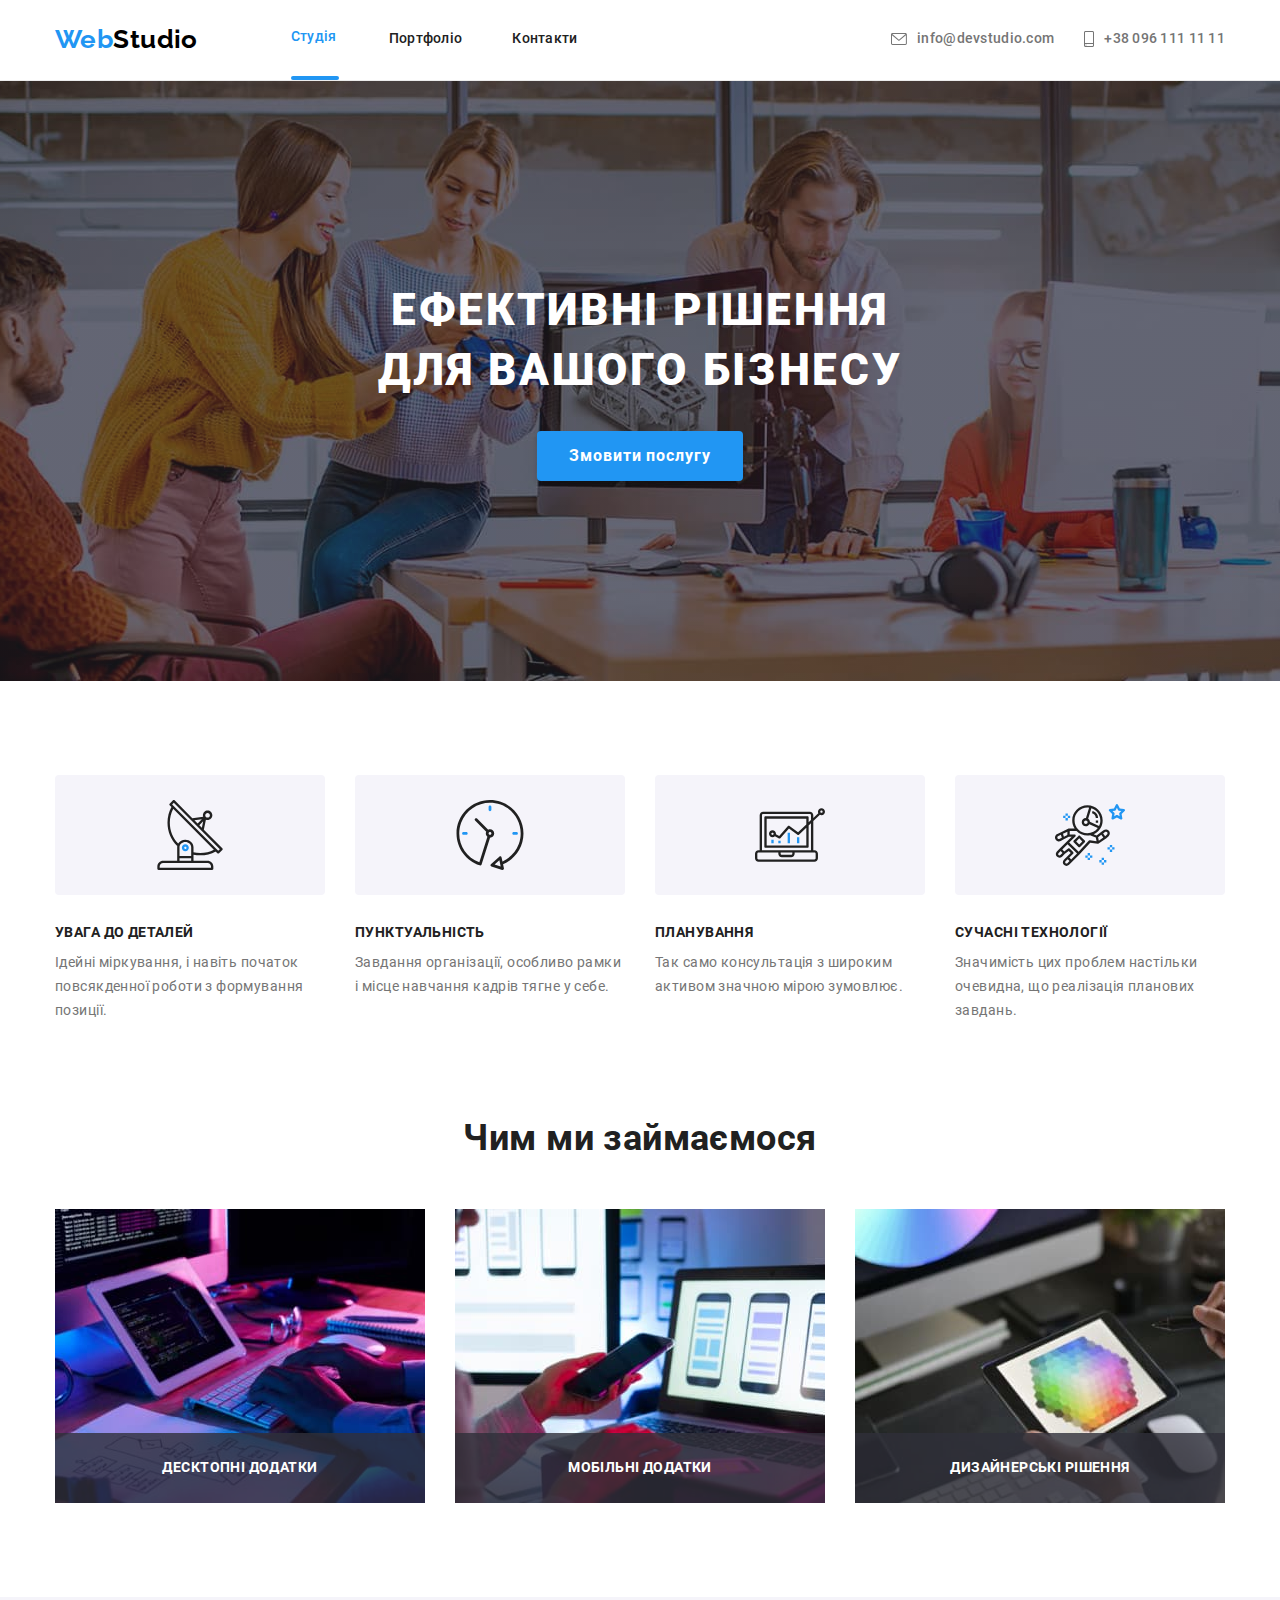
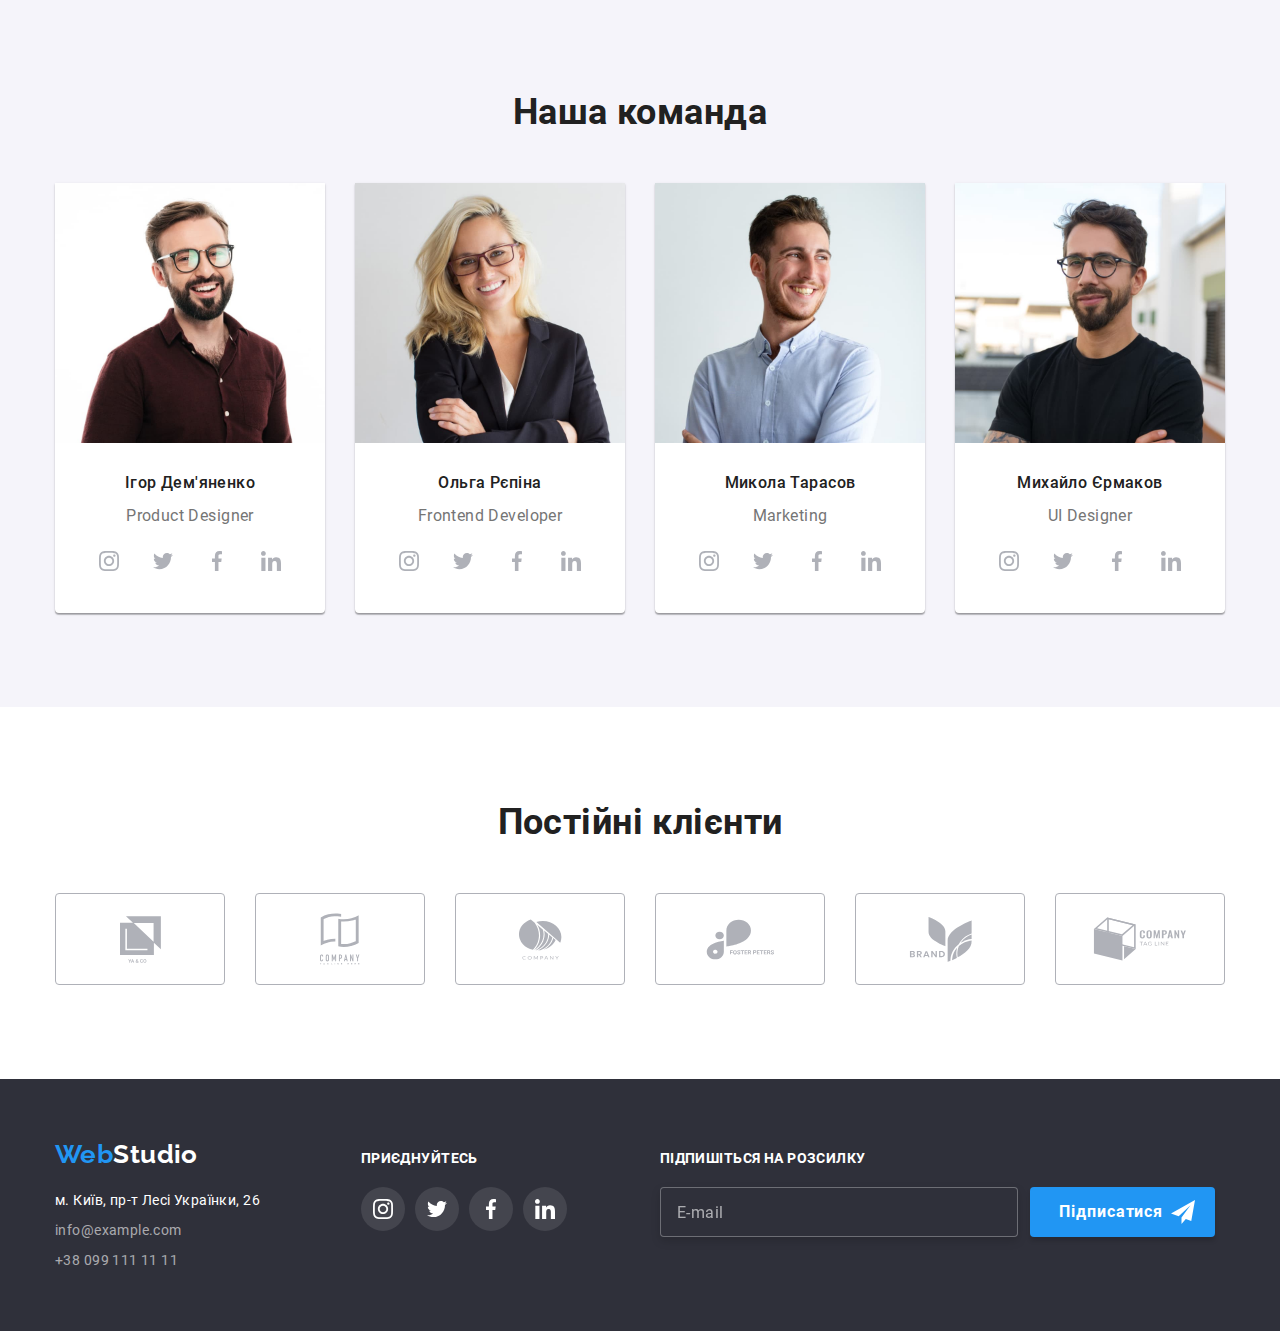
<file: index.html>
<!DOCTYPE html>
<html lang="ua">
  <head>
    <meta charset="UTF-8" />
    <meta http-equiv="X-UA-Compatible" content="IE=edge" />
    <meta name="viewport" content="width=device-width, initial-scale=1.0" />
    <title>Web studio</title>
    <link rel="preconnect" href="https://fonts.gstatic.com" />
    <link
      href="https://fonts.googleapis.com/css2?family=Raleway:wght@700&family=Roboto:wght@400;500;700;900&display=swap"
      rel="stylesheet"
    />
    <link rel="stylesheet" href="./css/main.min.css" />
  </head>
  <body>
    <!-- HEADER SITE -->
    <header class="header">
      <div class="container header__main">
        <nav class="header__nav">
          <a href="./index.html" class="logo"
            ><span class="colorword">Web</span>Studio</a
          >
          <ul class="header__list list">
            <li class="header__item">
              <a href="./index.html" class="link header__link current main"
                >Студія</a
              >
            </li>
            <li class="header__item">
              <a href="./portfolio.html" class="link header__link">Портфоліо</a>
            </li>
            <li class="header__item">
              <a href="#" class="link header__link">Контакти</a>
            </li>
          </ul>
        </nav>
        <ul class="list header__list--contacts">
          <li class="header__item--contacts">
            <a
              href="mailto:info@devstudio.com"
              class="link header__link--contacts"
              ><svg class="header__icons">
                <use href="./images/svg/icons.svg#icon-envelope"></use></svg
              >info@devstudio.com
            </a>
          </li>
          <li class="header__item--contacts">
            <a href="tel:+380961111111" class="link header__link--contacts"
              ><svg class="header__icons header__icons--phone">
                <use href="./images/svg/icons.svg#icon-smartphone"></use>
              </svg>
              +38 096 111 11 11</a
            >
          </li>
        </ul>
      </div>
    </header>
    <main class="main">
      <!-- SECTION HERO -->
      <section class="hero">
        <div class="contanier">
          <h1 class="hero__title">Ефективні рішення<br />для вашого бізнесу</h1>
          <button type="button" class="button__hero button" data-modal-open>
            Змовити послугу
          </button>
        </div>
      </section>
      <!-- SECTION OUR ADVANTAGE -->
      <section class="advantage">
        <div class="container">
          <!-- Этого заголовка не будет видно на странице -->
          <h2 class="visually-hidden">Наші переваги</h2>

          <ul class="list advantage__list">
            <li class="advantage__item">
              <div class="advantage__box">
                <svg class="advantage__picture">
                  <use href="./images/svg/icons.svg#icon-antenna"></use>
                </svg>
              </div>
              <h3 class="advantage__title">УВАГА ДО ДЕТАЛЕЙ</h3>
              <p class="advantage__text">
                Ідейні міркування, і навіть початок повсякденної роботи з
                формування позиції.
              </p>
            </li>
            <li class="advantage__item">
              <div class="advantage__box">
                <svg class="advantage__picture">
                  <use href="./images/svg/icons.svg#icon-clock"></use>
                </svg>
              </div>
              <h3 class="advantage__title">ПУНКТУАЛЬНІСТЬ</h3>
              <p class="advantage__text">
                Завдання організації, особливо рамки і місце навчання кадрів
                тягне у себе.
              </p>
            </li>
            <li class="advantage__item">
              <div class="advantage__box">
                <svg class="advantage__picture">
                  <use href="./images/svg/icons.svg#icon-diagram"></use>
                </svg>
              </div>
              <h3 class="advantage__title">ПЛАНУВАННЯ</h3>
              <p class="advantage__text">
                Так само консультація з широким активом значною мірою зумовлює.
              </p>
            </li>
            <li class="advantage__item">
              <div class="advantage__box">
                <svg class="advantage__picture">
                  <use href="./images/svg/icons.svg#icon-astronaut"></use>
                </svg>
              </div>
              <h3 class="advantage__title">СУЧАСНІ ТЕХНОЛОГІЇ</h3>
              <p class="advantage__text">
                Значимість цих проблем настільки очевидна, що реалізація
                планових завдань.
              </p>
            </li>
          </ul>
        </div>
      </section>
      <!--SECTION OUR WORKS  -->
      <section class="work">
        <div class="container">
          <h2 class="title">Чим ми займаємося</h2>
          <ul class="list work__list">
            <li class="work__item">
              <div class="work__img--wrapper">
                <img
                  class="work__image"
                  src="./images/job/codding.jpg"
                  alt="Праця програміста на лептопі"
                  width="370"
                  height="294"
                />
                <h3 class="work__title">Десктопні додатки</h3>
              </div>
            </li>
            <li class="work__item">
              <div class="work__img--wrapper">
                <img
                  class="work__image"
                  src="./images/job/mobyle.jpg"
                  alt="Розобка мобільного дизайну"
                  width="370"
                  height="294"
                />
                <h3 class="work__title">Мобільні додатки</h3>
              </div>
            </li>
            <li class="work__item">
              <div class="work__img--wrapper">
                <img
                  class="work__image"
                  src="./images/job/rastrjob.jpg"
                  alt="Праця з растровою графікою"
                  width="370"
                  height="294"
                />
                <h3 class="work__title">Дизайнерські рішення</h3>
              </div>
            </li>
          </ul>
        </div>
      </section>
      <!-- SECTION OUR TEAM -->
      <section class="team">
        <div class="container">
          <h2 class="title">Наша команда</h2>
          <ul class="list team__list">
            <li class="team__item">
              <img
                class="team__image"
                src="./images/team/igordemynenko.jpg"
                alt="Фотографія Ігоря Дем'яненко"
                width="270"
                height="260"
              />
              <div class="team__container">
                <h3 class="team__title--name">Ігор Дем'яненко</h3>
                <h4 lang="en" class="team__title--proffesion">
                  Product Designer
                </h4>
                <ul class="list social__list team__social--list">
                  <li class="team__social--item">
                    <a
                      href="#"
                      class="team__social--link social-list_item-link_instagram sotial__link"
                    >
                      <svg class="team__social--icon">
                        <use href="./images/svg/icons.svg#icon-instagram"></use>
                      </svg>
                    </a>
                  </li>
                  <li class="team__social--item">
                    <a
                      href="#"
                      class="team__social--link social-list_item-link_twitter sotial__link"
                    >
                      <svg class="team__social--icon">
                        <use href="./images/svg/icons.svg#icon-twitter"></use>
                      </svg>
                    </a>
                  </li>
                  <li class="team__social--item">
                    <a
                      href="#"
                      class="team__social--link social-list_item-link_facebook sotial__link"
                    >
                      <svg class="team__social--icon">
                        <use href="./images/svg/icons.svg#icon-facebook"></use>
                      </svg>
                    </a>
                  </li>
                  <li class="team__social--item">
                    <a
                      href="#"
                      class="team__social--link social-list_item-link_linkedin sotial__link"
                    >
                      <svg class="team__social--icon">
                        <use href="./images/svg/icons.svg#icon-linkedin"></use>
                      </svg>
                    </a>
                  </li>
                </ul>
              </div>
            </li>
            <li class="team__item">
              <img
                class="team__image"
                src="./images/team/olga.jpg"
                alt="Фотографія Ольги Рєпіної"
                width="270"
                height="260"
              />
              <div class="team__container">
                <h3 class="team__title--name">Ольга Рєпіна</h3>
                <h4 lang="en" class="team__title--proffesion">
                  Frontend Developer
                </h4>
                <ul class="list social__list team__social--list">
                  <li class="team__social--item">
                    <a
                      href="#"
                      class="team__social--link social-list_item-link_instagram sotial__link"
                    >
                      <svg class="team__social--icon">
                        <use href="./images/svg/icons.svg#icon-instagram"></use>
                      </svg>
                    </a>
                  </li>
                  <li class="team__social--item">
                    <a
                      href="#"
                      class="team__social--link social-list_item-link_twitter sotial__link"
                    >
                      <svg class="team__social--icon">
                        <use href="./images/svg/icons.svg#icon-twitter"></use>
                      </svg>
                    </a>
                  </li>
                  <li class="team__social--item">
                    <a
                      href="#"
                      class="team__social--link social-list_item-link_facebook sotial__link"
                    >
                      <svg class="team__social--icon">
                        <use href="./images/svg/icons.svg#icon-facebook"></use>
                      </svg>
                    </a>
                  </li>
                  <li class="team__social--item">
                    <a
                      href="#"
                      class="team__social--link social-list_item-link_linkedin sotial__link"
                    >
                      <svg class="team__social--icon">
                        <use href="./images/svg/icons.svg#icon-linkedin"></use>
                      </svg>
                    </a>
                  </li>
                </ul>
              </div>
            </li>
            <li class="team__item">
              <img
                class="team__image"
                src="./images/team/nikolay.jpg"
                alt="Фотографія Миколи Тарасова"
                width="270"
                height="260"
              />
              <div class="team__container">
                <h3 class="team__title--name">Микола Тарасов</h3>
                <h4 lang="en" class="team__title--proffesion">Marketing</h4>
                <ul class="list social__list team__social--list">
                  <li class="team__social--item">
                    <a
                      href="#"
                      class="team__social--link social-list_item-link_instagram sotial__link"
                    >
                      <svg class="team__social--icon">
                        <use href="./images/svg/icons.svg#icon-instagram"></use>
                      </svg>
                    </a>
                  </li>
                  <li class="team__social--item">
                    <a
                      href="#"
                      class="team__social--link social-list_item-link_twitter sotial__link"
                    >
                      <svg class="team__social--icon">
                        <use href="./images/svg/icons.svg#icon-twitter"></use>
                      </svg>
                    </a>
                  </li>
                  <li class="team__social--item">
                    <a
                      href="#"
                      class="team__social--link social-list_item-link_facebook sotial__link"
                    >
                      <svg class="team__social--icon">
                        <use href="./images/svg/icons.svg#icon-facebook"></use>
                      </svg>
                    </a>
                  </li>
                  <li class="team__social--item">
                    <a
                      href="#"
                      class="team__social--link social-list_item-link_linkedin sotial__link"
                    >
                      <svg class="team__social--icon">
                        <use href="./images/svg/icons.svg#icon-linkedin"></use>
                      </svg>
                    </a>
                  </li>
                </ul>
              </div>
            </li>

            <li class="team__item">
              <img
                class="team__image"
                src="./images/team/ermakov.jpg"
                alt="Фотографія Михайла Єрмакова"
                width="270"
                height="260"
              />
              <div class="team__container">
                <h3 class="team__title--name">Михайло Єрмаков</h3>
                <h4 lang="en" class="team__title--proffesion">UI Designer</h4>
                <ul class="list social__list team__social--list">
                  <li class="team__social--item">
                    <a
                      href="#"
                      class="team__social--link social-list_item-link_instagram sotial__link"
                    >
                      <svg class="team__social--icon">
                        <use href="./images/svg/icons.svg#icon-instagram"></use>
                      </svg>
                    </a>
                  </li>
                  <li class="team__social--item">
                    <a
                      href="#"
                      class="team__social--link social-list_item-link_twitter sotial__link"
                    >
                      <svg class="team__social--icon">
                        <use href="./images/svg/icons.svg#icon-twitter"></use>
                      </svg>
                    </a>
                  </li>
                  <li class="team__social--item">
                    <a
                      href="#"
                      class="team__social--link social-list_item-link_facebook sotial__link"
                    >
                      <svg class="team__social--icon">
                        <use href="./images/svg/icons.svg#icon-facebook"></use>
                      </svg>
                    </a>
                  </li>
                  <li class="team__social--item">
                    <a
                      href="#"
                      class="team__social--link social-list_item-link_linkedin sotial__link"
                    >
                      <svg class="team__social--icon">
                        <use href="./images/svg/icons.svg#icon-linkedin"></use>
                      </svg>
                    </a>
                  </li>
                </ul>
              </div>
            </li>
          </ul>
        </div>
      </section>
      <section class="clients">
        <div class="container">
          <h2 class="title">Постійні клієнти</h2>
          <ul class="list clients__list">
            <li class="clients__item">
              <a href="#" class="clients__link link">
                <svg class="clients__picture" width="41" height="47">
                  <use href="./images/svg/icons.svg#icon-groupya"></use>
                </svg>
              </a>
            </li>
            <li class="clients__item">
              <a href="#" class="clients__link link">
                <svg class="clients__picture" width="40" height="52">
                  <use href="./images/svg/icons.svg#icon-grouptagline"></use>
                </svg>
              </a>
            </li>
            <li class="clients__item">
              <a href="#" class="clients__link link">
                <svg class="clients__picture" width="44" height="41">
                  <use href="./images/svg/icons.svg#icon-groupcompany"></use>
                </svg>
              </a>
            </li>
            <li class="clients__item">
              <a href="#" class="clients__link link">
                <svg class="clients__picture" width="85" height="41">
                  <use href="./images/svg/icons.svg#icon-groupforster"></use>
                </svg>
              </a>
            </li>
            <li class="clients__item">
              <a href="#" class="clients__link link">
                <svg class="clients__picture" width="63" height="45">
                  <use href="./images/svg/icons.svg#icon-groupbrand"></use>
                </svg>
              </a>
            </li>
            <li class="clients__item">
              <a href="#" class="clients__link link">
                <svg class="clients__picture" width="94" height="44">
                  <use href="./images/svg/icons.svg#icon-grouplast"></use>
                </svg>
              </a>
            </li>
          </ul>
        </div>
      </section>
    </main>
    <!-- FOOTER SITE -->
    <footer class="footer">
      <div class="container">
        <div class="footer__main">
          <div class="footer__one">
            <a href="./index.html" class="logo footer__logo--link"
              ><span class="colorword">Web</span>Studio</a
            >
            <address class="address">
              <a
                href="https://goo.gl/maps/ewhGJowBUqxuKJnX8"
                target="_blank"
                rel="noopener noreferrer"
                class="link footer__link"
              >
                м. Київ, пр-т Лесі Українки, 26
              </a>

              <ul class="list footer__list">
                <li class="footer__item">
                  <a href="mailto:info@example.com" class="link footer__link"
                    >info@example.com</a
                  >
                </li>
                <li class="footer__item">
                  <a href="tel:+380991111111" class="link footer__link"
                    >+38 099 111 11 11</a
                  >
                </li>
              </ul>
            </address>
          </div>
          <div class="footer__second">
            <strong class="footer__strong">приєднуйтесь</strong>
            <ul class="list footer__social--list social__list">
              <li class="footer__social--item">
                <a
                  href="#"
                  class="footer__social--link team__social--link_instagram sotial__link"
                >
                  <svg class="footer__social--icon">
                    <use href="./images/svg/icons.svg#icon-instagram"></use>
                  </svg>
                </a>
              </li>
              <li class="footer__social--item">
                <a
                  href="#"
                  class="footer__social--link social-list_item-link_twitter sotial__link"
                >
                  <svg class="footer__social--icon">
                    <use href="./images/svg/icons.svg#icon-twitter"></use>
                  </svg>
                </a>
              </li>
              <li class="footer__social--item">
                <a
                  href="#"
                  class="footer__social--link social-list_item-link_facebook sotial__link"
                >
                  <svg class="footer__social--icon">
                    <use href="./images/svg/icons.svg#icon-facebook"></use>
                  </svg>
                </a>
              </li>
              <li class="footer__social--item">
                <a
                  href="#"
                  class="footer__social--link social-list_item-link_linkedin sotial__link"
                >
                  <svg class="footer__social--icon">
                    <use href="./images/svg/icons.svg#icon-linkedin"></use>
                  </svg>
                </a>
              </li>
            </ul>
          </div>
          <div class="footer__third">
            <strong class="footer__strong">Підпишіться на розсилку</strong>
            <form class="footer__form">
              <label>
                <input
                  class="footer__input--email"
                  type="email"
                  name="email"
                  placeholder="E-mail"
                  required
                />
              </label>
              <button type="submit" class="footer-btn button">
                Підписатися
                <svg class="footer__btn--icon" width="24" height="24">
                  <use href="./images/svg/icons.svg#icon-telegram"></use>
                </svg>
              </button>
            </form>
          </div>
        </div>
      </div>
    </footer>
    <!-- Modal window -->
    <div class="backdrop is-hidden" data-modal>
      <div class="modal">
        <button class="modal__btn--close" type="button" data-modal-close>
          <svg class="modal__btn--img" width="11" height="11">
            <use href="./images/svg/icons.svg#icon-close"></use>
          </svg>
        </button>
        <form action="#" class="form">
          <b class="form__head">Залиште свої дані, ми вам передзвонимо</b>
          <label class="form__label"
            >Ім'я
            <span class="form__input--wrapper">
              <input
                class="form__input"
                type="text"
                name="user-name"
                minlength="5"
                pattern="[a-zA-Zа-яёА-ЯЁ]+"
                title="Имя должно содержать символы латиницы и кирилицы"
                required
              />
              <svg class="form__input--img">
                <use href="./images/svg/icons.svg#icon-person"></use>
              </svg>
            </span>
          </label>
          <label class="form__label"
            >Телефон
            <span class="form__input--wrapper">
              <input
                class="form__input"
                type="tel"
                name="user-phone"
                pattern="[0-9]{3}-[0-9]{3}-[0-9]{2}-[0-9]{2}"
                title="095-111-11-11"
                required
              />
              <svg class="form__input--img">
                <use href="./images/svg/icons.svg#icon-phone"></use>
              </svg>
            </span>
          </label>
          <label class="form__label"
            >Пошта
            <span class="form__input--wrapper">
              <input
                class="form__input"
                type="email"
                name="user-email"
                required
              />
              <svg class="form__input--img">
                <use href="./images/svg/icons.svg#icon-email"></use>
              </svg>
            </span>
          </label>
          <label class="form__label"
            >Коментар
            <textarea
              class="form__message"
              name="user-message"
              placeholder="Введите текст"
            ></textarea>
          </label>
          <input
            type="checkbox"
            class="form__checkbox visually-hidden"
            name="user-accept"
            id="accept-policy"
          />
          <label class="form__checkbox--label" for="accept-policy"
            >Погоджуюся з розсилкою та приймаю&nbsp;<a
              href="#"
              class="form__label--link"
              >Умови договору</a
            ></label
          >
          <button class="form__btn--send button" type="submit">
            Відправити
          </button>
        </form>
      </div>
    </div>
    <script src="./js/modal.js"></script>
  </body>
</html>
</file>
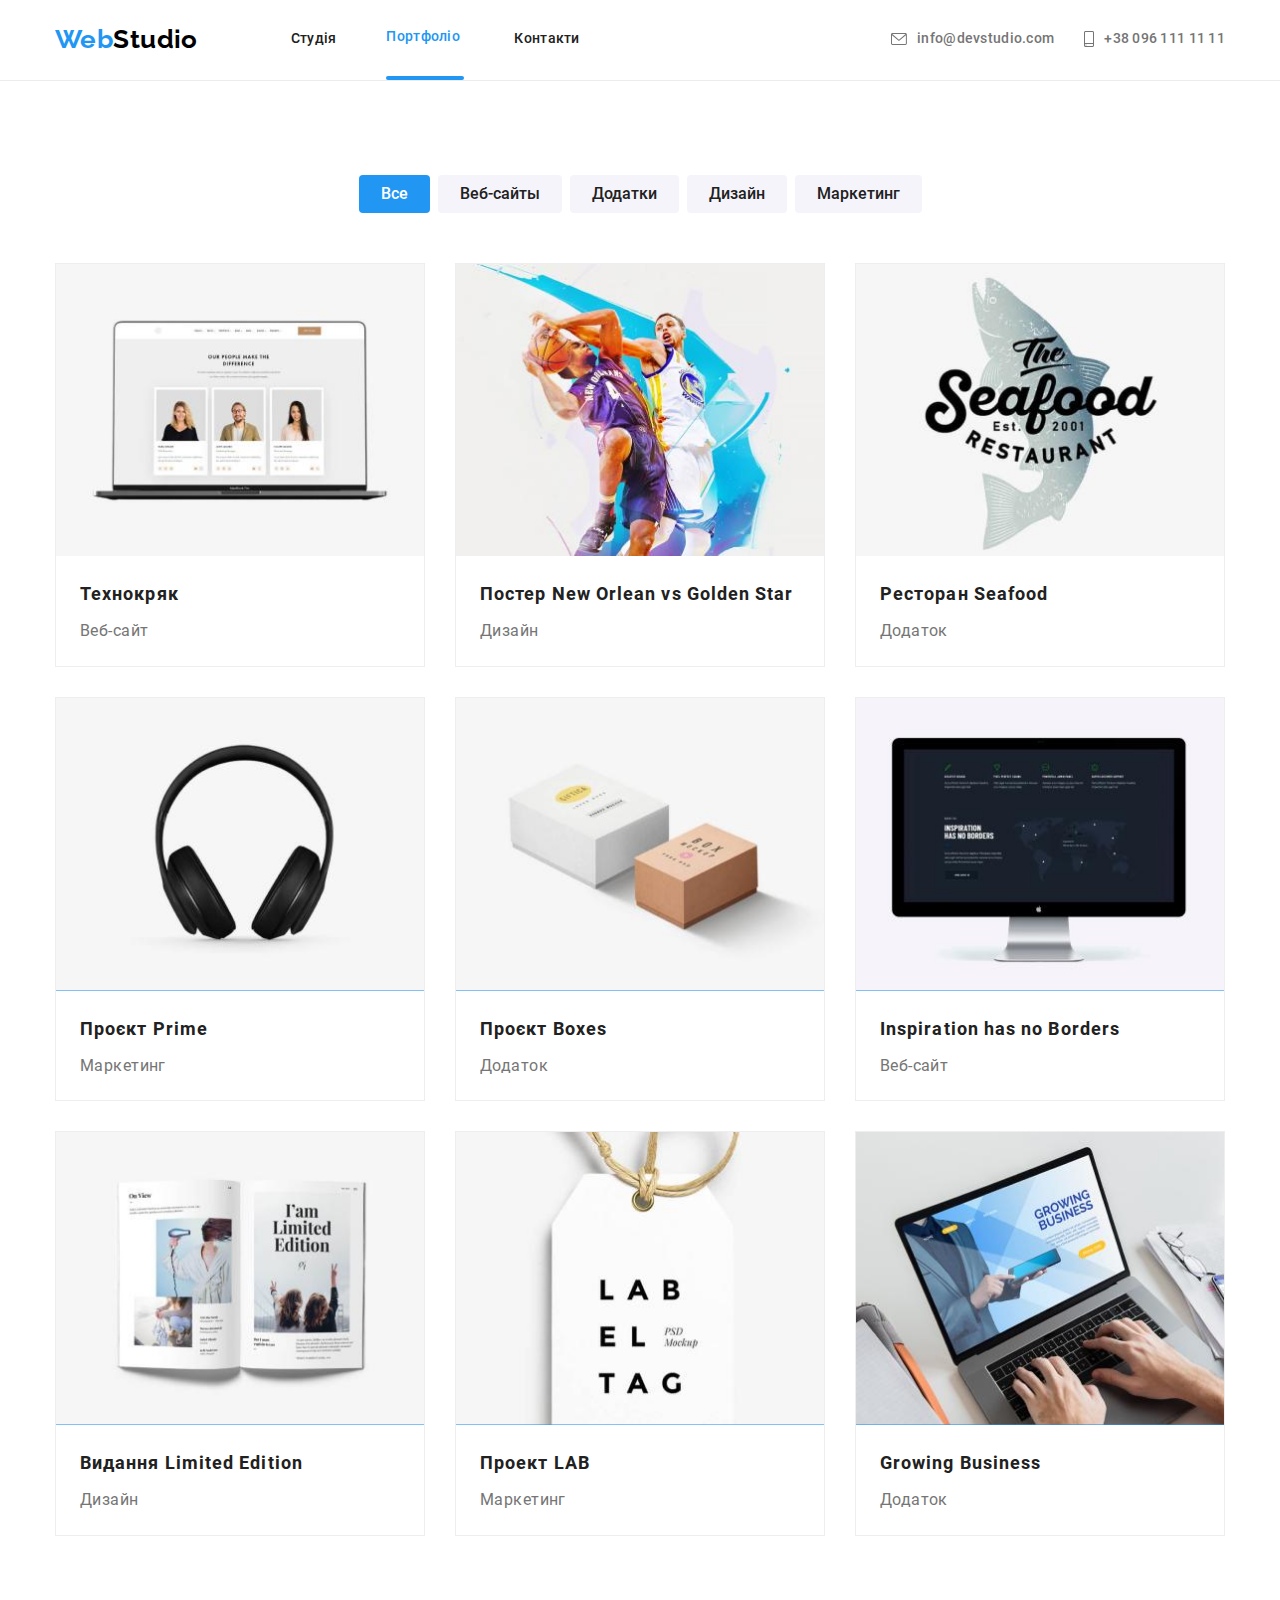
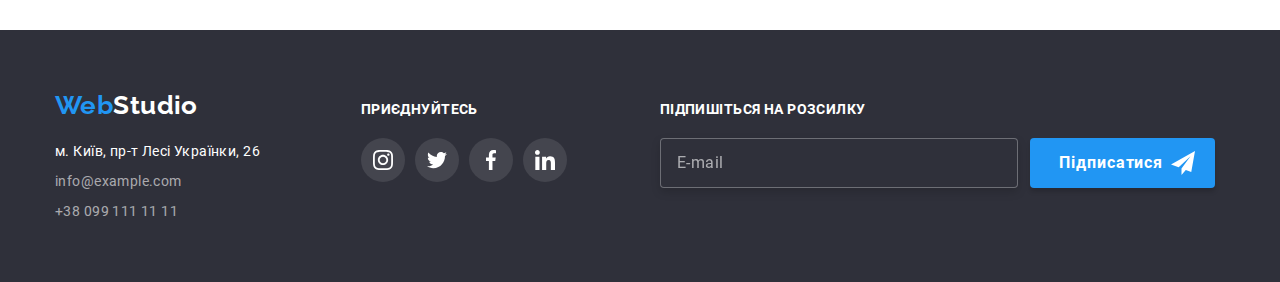
<file: portfolio.html>
<!DOCTYPE html>
<html lang="ua">
  <head>
    <meta charset="UTF-8" />
    <meta http-equiv="X-UA-Compatible" content="IE=edge" />
    <meta name="viewport" content="width=device-width, initial-scale=1.0" />
    <title>Web studio</title>
    <link rel="preconnect" href="https://fonts.gstatic.com" />
    <link
      href="https://fonts.googleapis.com/css2?family=Raleway:wght@700&family=Roboto:wght@400;500;700;900&display=swap"
      rel="stylesheet"
    />
    <link rel="stylesheet" href="./css/main.min.css" />
  </head>
  <body>
    <!-- HEADER SITE -->
    <header class="header">
      <div class="container header__main">
        <nav class="header__nav">
          <a href="./index.html" class="logo"
            ><span class="colorword">Web</span>Studio</a
          >
          <ul class="header__list list">
            <li class="header__item">
              <a href="./index.html" class="link header__link main">Студія</a>
            </li>
            <li class="header__item">
              <a href="./portfolio.html" class="link header__link current"
                >Портфоліо</a
              >
            </li>
            <li class="header__item">
              <a href="#" class="link header__link">Контакти</a>
            </li>
          </ul>
        </nav>
        <ul class="list header__list--contacts">
          <li class="header__item--contacts">
            <a
              href="mailto:info@devstudio.com"
              class="link header__link--contacts"
              ><svg class="header__icons">
                <use href="./images/svg/icons.svg#icon-envelope"></use></svg
              >info@devstudio.com
            </a>
          </li>
          <li class="header__item--contacts">
            <a href="tel:+380961111111" class="link header__link--contacts"
              ><svg class="header__icons header__icons--phone">
                <use href="./images/svg/icons.svg#icon-smartphone"></use>
              </svg>
              +38 096 111 11 11</a
            >
          </li>
        </ul>
      </div>
    </header>
    <main class="portfolio-main">
      <!-- SECTION PORTFOLIO -->
      <section class="portfolio">
        <div class="container">
          <!-- Hidden heading -->
          <h1 class="visually-hidden">Портфоліо</h1>
          <ul class="list portfolio__list--button">
            <li class="portfolio__item--btn">
              <button type="button" class="portfolio__button current">
                Все
              </button>
            </li>
            <li class="portfolio__item--btn">
              <button type="button" class="portfolio__button">Веб-сайты</button>
            </li>
            <li class="portfolio__item--btn">
              <button type="button" class="portfolio__button">Додатки</button>
            </li>
            <li class="portfolio__item--btn">
              <button type="button" class="portfolio__button">Дизайн</button>
            </li>
            <li class="portfolio__item--btn">
              <button type="button" class="portfolio__button">Маркетинг</button>
            </li>
          </ul>
          <!-- Hidden heading -->
          <h2 class="visually-hidden">Наші работи</h2>
          <ul class="list portfolio__list">
            <li class="portfolio__item">
              <a href="#" class="link portfolio__link"
                ><div class="portfolio__wrapper">
                  <img
                    class="portfolio__image"
                    src="./images/example/teamkrak.jpg"
                    alt="Команда Технокряка"
                    width="370"
                    height="290"
                  />
                  <p class="overlay">
                    Ресурс пропонує комплексні пропозиції з різним рівнем
                    функціоналу та сервісів. Все це дозволить відвідувачу
                    отримати вичерпні відомості про компанію чи приватну особу.
                  </p>
                </div>
                <div class="portfolio__container">
                  <h3 class="portfolio__title">Технокряк</h3>
                  <p class="portfolio__text">Веб-сайт</p>
                </div>
              </a>
            </li>
            <li class="portfolio__item">
              <a href="#" class="link portfolio__link"
                ><div class="portfolio__wrapper">
                  <img
                    class="portfolio__image"
                    src="./images/example/basketball.jpg"
                    alt="Грают в баскетбол"
                    width="370"
                    height="290"
                  />
                  <p class="overlay">
                    Ресурс пропонує комплексні пропозиції з різним рівнем
                    функціоналу та сервісів. Все це дозволить відвідувачу
                    отримати вичерпні відомості про компанію чи приватну особу.
                  </p>
                </div>
                <div class="portfolio__container">
                  <h3 class="portfolio__title">
                    Постер New Orlean vs Golden Star
                  </h3>
                  <p class="portfolio__text">Дизайн</p>
                </div>
              </a>
            </li>
            <li class="portfolio__item">
              <a href="#" class="link portfolio__link"
                ><div class="portfolio__wrapper">
                  <img
                    class="portfolio__image"
                    src="./images/example/seafood.jpg"
                    alt="Ресторан морепродуктів"
                    width="370"
                    height="290"
                  />
                  <p class="overlay">
                    Ресурс пропонує комплексні пропозиції з різним рівнем
                    функціоналу та сервісів. Все це дозволить відвідувачу
                    отримати вичерпні відомості про компанію чи приватну особу.
                  </p>
                </div>
                <div class="portfolio__container">
                  <h3 class="portfolio__title">Ресторан Seafood</h3>
                  <p class="portfolio__text">Додаток</p>
                </div>
              </a>
            </li>
            <li class="portfolio__item">
              <a href="#" class="link portfolio__link"
                ><div class="portfolio__wrapper">
                  <img
                    class="portfolio__image"
                    src="./images/example/headphone.jpg"
                    alt="Якісні навушники"
                    width="370"
                    height="290"
                  />
                  <p class="overlay">
                    Ресурс пропонує комплексні пропозиції з різним рівнем
                    функціоналу та сервісів. Все це дозволить відвідувачу
                    отримати вичерпні відомості про компанію чи приватну особу.
                  </p>
                </div>
                <div class="portfolio__container">
                  <h3 class="portfolio__title">Проєкт Prime</h3>
                  <p class="portfolio__text">Маркетинг</p>
                </div>
              </a>
            </li>
            <li class="portfolio__item">
              <a href="#" class="link portfolio__link"
                ><div class="portfolio__wrapper">
                  <img
                    class="portfolio__image"
                    src="./images/example/twobox.jpg"
                    alt="Дві червоні коробки"
                    width="370"
                    height="290"
                  />
                  <p class="overlay">
                    Ресурс пропонує комплексні пропозиції з різним рівнем
                    функціоналу та сервісів. Все це дозволить відвідувачу
                    отримати вичерпні відомості про компанію чи приватну особу.
                  </p>
                </div>
                <div class="portfolio__container">
                  <h3 class="portfolio__title">Проєкт Boxes</h3>
                  <p class="portfolio__text">Додаток</p>
                </div>
              </a>
            </li>
            <li class="portfolio__item">
              <a href="#" class="link portfolio__link"
                ><div class="portfolio__wrapper">
                  <img
                    class="portfolio__image"
                    src="./images/example/apple.jpg"
                    alt="Моноблок макбук"
                    width="370"
                    height="290"
                  />
                  <p class="overlay">
                    Ресурс пропонує комплексні пропозиції з різним рівнем
                    функціоналу та сервісів. Все це дозволить відвідувачу
                    отримати вичерпні відомості про компанію чи приватну особу.
                  </p>
                </div>
                <div class="portfolio__container">
                  <h3 lang="en" class="portfolio__title">
                    Inspiration has no Borders
                  </h3>
                  <p class="portfolio__text">Веб-сайт</p>
                </div>
              </a>
            </li>
            <li class="portfolio__item">
              <a href="#" class="link portfolio__link"
                ><div class="portfolio__wrapper">
                  <img
                    class="portfolio__image"
                    src="./images/example/book.jpg"
                    alt="Книга з малюнками"
                    width="370"
                    height="290"
                  />
                  <p class="overlay">
                    Ресурс пропонує комплексні пропозиції з різним рівнем
                    функціоналу та сервісів. Все це дозволить відвідувачу
                    отримати вичерпні відомості про компанію чи приватну особу.
                  </p>
                </div>
                <div class="portfolio__container">
                  <h3 class="portfolio__title">Видання Limited Edition</h3>
                  <p class="portfolio__text">Дизайн</p>
                </div>
              </a>
            </li>
            <li class="portfolio__item">
              <a href="#" class="link portfolio__link"
                ><div class="portfolio__wrapper">
                  <img
                    class="portfolio__image"
                    src="./images/example/label.jpg"
                    alt="Папірова етикетка"
                    width="370"
                    height="290"
                  />
                  <p class="overlay">
                    Ресурс пропонує комплексні пропозиції з різним рівнем
                    функціоналу та сервісів. Все це дозволить відвідувачу
                    отримати вичерпні відомості про компанію чи приватну особу.
                  </p>
                </div>
                <div class="portfolio__container">
                  <h3 class="portfolio__title">Проект LAB</h3>
                  <p class="portfolio__text">Маркетинг</p>
                </div>
              </a>
            </li>
            <li class="portfolio__item">
              <a href="#" class="link portfolio__link"
                ><div class="portfolio__wrapper">
                  <img
                    class="portfolio__image"
                    src="./images/example/growing.jpg"
                    alt="Чоловік працює на ноутбуці"
                    width="370"
                    height="290"
                  />
                  <p class="overlay">
                    Ресурс пропонує комплексні пропозиції з різним рівнем
                    функціоналу та сервісів. Все це дозволить відвідувачу
                    отримати вичерпні відомості про компанію чи приватну особу.
                  </p>
                </div>
                <div class="portfolio__container">
                  <h3 lang="en" class="portfolio__title">Growing Business</h3>
                  <p class="portfolio__text">Додаток</p>
                </div>
              </a>
            </li>
          </ul>
        </div>
      </section>
    </main>
    <!-- FOOTER PAGE PORTFOLIO -->
    <footer class="footer">
      <div class="container">
        <div class="footer__main">
          <div class="footer__one">
            <a href="./index.html" class="logo footer__logo--link"
              ><span class="colorword">Web</span>Studio</a
            >
            <address class="address">
              <a
                href="https://goo.gl/maps/ewhGJowBUqxuKJnX8"
                target="_blank"
                rel="noopener noreferrer"
                class="link footer__link"
              >
                м. Київ, пр-т Лесі Українки, 26
              </a>

              <ul class="list footer__list">
                <li class="footer__item">
                  <a href="mailto:info@example.com" class="link footer__link"
                    >info@example.com</a
                  >
                </li>
                <li class="footer__item">
                  <a href="tel:+380991111111" class="link footer__link"
                    >+38 099 111 11 11</a
                  >
                </li>
              </ul>
            </address>
          </div>
          <div class="footer__second">
            <strong class="footer__strong">приєднуйтесь</strong>
            <ul class="list footer__social--list social__list">
              <li class="footer__social--item">
                <a
                  href="#"
                  class="footer__social--link team__social--link_instagram sotial__link"
                >
                  <svg class="footer__social--icon">
                    <use href="./images/svg/icons.svg#icon-instagram"></use>
                  </svg>
                </a>
              </li>
              <li class="footer__social--item">
                <a
                  href="#"
                  class="footer__social--link social-list_item-link_twitter sotial__link"
                >
                  <svg class="footer__social--icon">
                    <use href="./images/svg/icons.svg#icon-twitter"></use>
                  </svg>
                </a>
              </li>
              <li class="footer__social--item">
                <a
                  href="#"
                  class="footer__social--link social-list_item-link_facebook sotial__link"
                >
                  <svg class="footer__social--icon">
                    <use href="./images/svg/icons.svg#icon-facebook"></use>
                  </svg>
                </a>
              </li>
              <li class="footer__social--item">
                <a
                  href="#"
                  class="footer__social--link social-list_item-link_linkedin sotial__link"
                >
                  <svg class="footer__social--icon">
                    <use href="./images/svg/icons.svg#icon-linkedin"></use>
                  </svg>
                </a>
              </li>
            </ul>
          </div>
          <div class="footer__third">
            <strong class="footer__strong">Підпишіться на розсилку</strong>
            <form class="footer__form">
              <label>
                <input
                  class="footer__input--email"
                  type="email"
                  name="email"
                  placeholder="E-mail"
                  required
                />
              </label>
              <button type="submit" class="footer-btn button">
                Підписатися
                <svg class="footer__btn--icon" width="24" height="24">
                  <use href="./images/svg/icons.svg#icon-telegram"></use>
                </svg>
              </button>
            </form>
          </div>
        </div>
      </div>
    </footer>
  </body>
</html>
</file>
<file: css/main.min.css>
@font-face{font-family:"Raleway";font-style:normal;font-weight:700;src:url("../../fonts/raleway-v22-latin-700.eot");src:local(""),url("../../fonts/raleway-v22-latin-700.eot?#iefix") format("embedded-opentype"),url("../../fonts/raleway-v22-latin-700.woff2") format("woff2"),url("../../fonts/raleway-v22-latin-700.woff") format("woff"),url("../../fonts/raleway-v22-latin-700.svg") format("svg")}@font-face{font-family:"Roboto";font-style:normal;font-weight:400;src:url("../../fonts/roboto-v27-latin_cyrillic-regular.eot");src:local(""),url("../../fonts/roboto-v27-latin_cyrillic-regular.woff2") format("woff2"),url("../../fonts/roboto-v27-latin_cyrillic-regular.woff") format("woff"),url("../../fonts/roboto-v27-latin_cyrillic-regular.ttf") format("truetype"),url("../../fonts/roboto-v27-latin_cyrillic-regular.svg") format("svg")}@font-face{font-family:"Roboto";font-style:normal;font-weight:500;src:url("../../fonts/roboto-v27-latin_cyrillic-500.eot");src:local(""),url("../../fonts/roboto-v27-latin_cyrillic-500.woff2") format("woff2"),url("../../fonts/roboto-v27-latin_cyrillic-500.woff") format("woff"),url("../../fonts/roboto-v27-latin_cyrillic-500.ttf") format("truetype"),url("../../fonts/roboto-v27-latin_cyrillic-500.svg") format("svg")}@font-face{font-family:"Roboto";font-style:normal;font-weight:700;src:url("../../fonts/roboto-v27-latin_cyrillic-700.eot");src:local(""),url("../../fonts/roboto-v27-latin_cyrillic-700.woff2") format("woff2"),url("../../fonts/roboto-v27-latin_cyrillic-700.woff") format("woff"),url("../../fonts/roboto-v27-latin_cyrillic-700.ttf") format("truetype"),url("../../fonts/roboto-v27-latin_cyrillic-700.svg") format("svg")}@font-face{font-family:"Roboto";font-style:normal;font-weight:900;src:url("../../fonts/roboto-v27-latin_cyrillic-900.eot");src:local(""),url("../../fonts/roboto-v27-latin_cyrillic-900.woff2") format("woff2"),url("../../fonts/roboto-v27-latin_cyrillic-900.woff") format("woff"),url("../../fonts/roboto-v27-latin_cyrillic-900.ttf") format("truetype"),url("../../fonts/roboto-v27-latin_cyrillic-900.svg") format("svg")}/*! modern-normalize v1.1.0 | MIT License | https://github.com/sindresorhus/modern-normalize */*,::after,::before{-webkit-box-sizing:border-box;box-sizing:border-box}html{-moz-tab-size:4;-o-tab-size:4;tab-size:4}html{line-height:1.15;-webkit-text-size-adjust:100%}body{margin:0}body{font-family:system-ui,-apple-system,'Segoe UI',Roboto,Helvetica,Arial,sans-serif,'Apple Color Emoji','Segoe UI Emoji'}hr{height:0;color:inherit}abbr[title]{-webkit-text-decoration:underline dotted;text-decoration:underline dotted}b,strong{font-weight:bolder}code,kbd,pre,samp{font-family:ui-monospace,SFMono-Regular,Consolas,'Liberation Mono',Menlo,monospace;font-size:1em}small{font-size:80%}sub,sup{font-size:75%;line-height:0;position:relative;vertical-align:baseline}sub{bottom:-.25em}sup{top:-.5em}table{text-indent:0;border-color:inherit}button,input,optgroup,select,textarea{font-family:inherit;font-size:100%;line-height:1.15;margin:0}button,select{text-transform:none}[type=button],[type=reset],[type=submit],button{-webkit-appearance:button}::-moz-focus-inner{border-style:none;padding:0}:-moz-focusring{outline:1px dotted ButtonText}:-moz-ui-invalid{box-shadow:none}legend{padding:0}progress{vertical-align:baseline}::-webkit-inner-spin-button,::-webkit-outer-spin-button{height:auto}[type=search]{-webkit-appearance:textfield;outline-offset:-2px}::-webkit-search-decoration{-webkit-appearance:none}::-webkit-file-upload-button{-webkit-appearance:button;font:inherit}summary{display:list-item}.social__list,.sotial__link,.header__main,.header__list,.header__link--contacts,.advantage__box,.clients__list,.clients__item,.clients__link,.form__checkbox--label{display:-webkit-box;display:-ms-flexbox;display:flex;-webkit-box-align:center;-ms-flex-align:center;align-items:center}:root{--primary-text-color: #757575;--title-text-color: #212121;--primary-white-color: #ffffff;--button-blue-color: #2196f3;--button-hover-color: #188ce8;--main-hiro-color: #2f303a;--logo-color: #000000;--footer-text-color: rgba(255, 255, 255, 0.6);--bgd-button-color: #f5f4fa;--main-font: "Roboto", sans-serif;--second-font: "Raleway", sans-serif}.visually-hidden{position:absolute !important;clip:rect(1px 1px 1px 1px);clip:rect(1px, 1px, 1px, 1px);padding:0 !important;border:0 !important;height:1px !important;width:1px !important;overflow:hidden}h1,h2,h3,h4,h5,h6,p{margin-bottom:0;margin-top:0}ul{margin-bottom:0;margin-top:0;padding-left:0}.list{list-style:none}.link{text-decoration:none;cursor:default}img{display:block}body{font-weight:400;font-size:14px;line-height:1.71;background-color:var(--primary-white-color);color:var(--primary-text-color);font-family:var(--main-font);font-style:normal;letter-spacing:0.03em}.container{width:1200px;margin-left:auto;margin-right:auto;padding-left:15px;padding-right:15px}.button{font-weight:700;font-size:16px;line-height:1.87;background-color:var(--button-blue-color);color:var(--primary-white-color);cursor:pointer;letter-spacing:0.06em;border-radius:4px;border:none;-webkit-box-shadow:0px 4px 4px rgba(0,0,0,0.15);box-shadow:0px 4px 4px rgba(0,0,0,0.15);-webkit-transition:background-color 250ms cubic-bezier(0.4, 0, 0.2, 1);transition:background-color 250ms cubic-bezier(0.4, 0, 0.2, 1)}.team__social--item>.team__social--link{background-color:var(--primary-white-color)}.social__list{-webkit-box-pack:justify;-ms-flex-pack:justify;justify-content:space-between}.sotial__link{-webkit-box-pack:center;-ms-flex-pack:center;justify-content:center;width:44px;height:44px;border-radius:50%;-webkit-transition:background-color 250ms cubic-bezier(0.4, 0, 0.2, 1);transition:background-color 250ms cubic-bezier(0.4, 0, 0.2, 1)}.title{margin-bottom:50px;font-weight:700;font-size:36px;line-height:1.17;text-align:center;color:var(--title-text-color)}.header{padding-top:24px;padding-bottom:25px;border-bottom:1px solid #ececec}.header__nav{display:-webkit-box;display:-ms-flexbox;display:flex}.logo,.header__link{display:block;cursor:pointer}.current.header__link.main::after{width:48px}.current.header__link::after{position:relative;bottom:-31px;content:"";display:block;width:78px;height:4px;background:var(--button-blue-color);border-radius:2px}.header__icons:first-child{width:16px;height:12px;margin-right:10px;fill:var(--primary-text-color)}.header__icons--phone.header__icons{width:10px;height:16px}.header__list--contacts{display:-webkit-box;display:-ms-flexbox;display:flex;margin-left:auto}.header__link--contacts{-webkit-box-pack:center;-ms-flex-pack:center;justify-content:center;font-weight:500;font-size:14px;line-height:1.14;letter-spacing:0.02em;color:var(--primary-text-color);cursor:pointer;-webkit-transition:color 250ms cubic-bezier(0.4, 0, 0.2, 1);transition:color 250ms cubic-bezier(0.4, 0, 0.2, 1)}.header__link--contacts:hover .header__icons,.header__link--contacts:focus .header__icons{fill:var(--button-blue-color)}.header__link--contacts:hover,.header__link--contacts:focus{color:var(--button-blue-color)}.header__list--contacts .header__item--contacts+.header__item--contacts{margin-left:30px}.header__item:not(:last-child){margin-right:50px}.colorword{color:var(--button-blue-color)}.logo{margin-right:93px;font-family:var(--second-font);font-weight:700;font-size:26px;line-height:1.19;color:var(--logo-color);text-decoration:none}.header__link{font-weight:500;line-height:1.14;letter-spacing:0.02em;color:var(--title-text-color);-webkit-transition:color 250ms cubic-bezier(0.4, 0, 0.2, 1);transition:color 250ms cubic-bezier(0.4, 0, 0.2, 1)}.header__link:hover,.header__link:focus{color:var(--button-blue-color)}.current.header__link{color:var(--button-blue-color)}.hero{background-color:#c4c4c4;background-image:-webkit-gradient(linear, left top, right top, from(rgba(47,48,58,0.4)), to(rgba(47,48,58,0.4))),url(../images/background/herobackground.jpg);background-image:linear-gradient(to right, rgba(47,48,58,0.4), rgba(47,48,58,0.4)),url(../images/background/herobackground.jpg);max-width:1600px;min-height:600px;background-position:center;background-size:cover;background-repeat:no-repeat;padding-top:200px;padding-bottom:200px;margin:0 auto;background-color:var(--main-hiro-color);text-align:center}.hero__title{margin-bottom:30px;font-weight:900;font-size:44px;line-height:1.36;letter-spacing:0.06em;text-transform:uppercase;color:var(--primary-white-color)}.button__hero{padding:10px 32px}.button__hero:hover,.button__hero:focus{background-color:var(--button-hover-color)}.advantage{padding-top:94px}.advantage__list{display:-webkit-box;display:-ms-flexbox;display:flex}.advantage__box{-webkit-box-pack:center;-ms-flex-pack:center;justify-content:center;width:270px;height:120px;margin-bottom:30px;background-color:var(--bgd-button-color);border-radius:4px}.advantage__picture{width:70px;height:70px}.advantage__title{margin-bottom:10px;font-weight:700;font-size:14px;line-height:1.14;text-transform:uppercase;color:var(--title-text-color)}.advantage__list .advantage__item+.advantage__item{margin-left:30px}.work__list,.team__list{display:-webkit-box;display:-ms-flexbox;display:flex}.work__list .work__item+.work__item,.team__list .team__item+.team__item{margin-left:30px}.team__container{padding:30px 32px}.team__title--name{margin-bottom:10px;font-weight:500;font-size:16px;line-height:1.19;color:var(--title-text-color);text-align:center}.team__title--proffesion{font-weight:400;font-size:16px;text-align:center;margin-bottom:10px}.team{padding-top:94px;padding-bottom:94px;background-color:var(--bgd-button-color)}.work{padding-top:94px;padding-bottom:94px}.team__item{background:#ffffff;-webkit-box-shadow:0px 1px 3px rgba(0,0,0,0.12),0px 1px 1px rgba(0,0,0,0.14),0px 2px 1px rgba(0,0,0,0.2);box-shadow:0px 1px 3px rgba(0,0,0,0.12),0px 1px 1px rgba(0,0,0,0.14),0px 2px 1px rgba(0,0,0,0.2);border-radius:0px 0px 4px 4px}.team__social--item>.team__social--link{background-color:var(--primary-white-color)}.team__social--icon{width:20px;height:20px;fill:#afb1b8;-webkit-transition:fill 250ms cubic-bezier(0.4, 0, 0.2, 1);transition:fill 250ms cubic-bezier(0.4, 0, 0.2, 1)}.team__social--link:hover,.team__social--link:focus{background-color:var(--button-blue-color)}.team__social--link:hover .team__social--icon,.team__social--link:focus .team__social--icon{fill:var(--primary-white-color)}.work__title{position:absolute;bottom:0;width:100%;height:70px;padding-top:27px;font-weight:700;font-size:14px;line-height:1.14;text-align:center;text-transform:uppercase;color:var(--primary-white-color);background:rgba(47,48,58,0.8)}.work__img--wrapper{position:relative}.clients{padding-top:94px;padding-bottom:94px}.clients__list{-webkit-box-pack:justify;-ms-flex-pack:justify;justify-content:space-between}.clients__item{-webkit-box-pack:center;-ms-flex-pack:center;justify-content:center;-webkit-box-sizing:border-box;box-sizing:border-box;width:170px;height:92px}.clients__picture{fill:#afb1b8;-webkit-transition:fill 250ms cubic-bezier(0.4, 0, 0.2, 1);transition:fill 250ms cubic-bezier(0.4, 0, 0.2, 1)}.clients__link{-webkit-box-pack:center;-ms-flex-pack:center;justify-content:center;width:100%;height:100%;cursor:pointer;border:1px solid #afb1b8;border-radius:4px;background:var(--primary-white-color);-webkit-transition:border 250ms cubic-bezier(0.4, 0, 0.2, 1);transition:border 250ms cubic-bezier(0.4, 0, 0.2, 1)}.clients__link:hover .clients__picture,.clients__linkfocus .clients__picture{fill:#2196f3}.clients__link:hover,.clients__link:focus{border:1px solid #2196f3}.footer{background-color:var(--main-hiro-color);padding-top:60px;padding-bottom:60px}.footer__logo--link{display:block;margin-bottom:20px;font-family:var(--second-font);font-weight:700;font-size:26px;line-height:1.19;color:var(--primary-white-color)}.footer__link{font-style:normal;font-size:14px;line-height:1.5;display:block;cursor:pointer;color:rgba(255,255,255,0.6);-webkit-transition:color 250ms cubic-bezier(0.4, 0, 0.2, 1);transition:color 250ms cubic-bezier(0.4, 0, 0.2, 1)}.footer__strong{display:block;margin-bottom:20px;font-weight:700;line-height:1.14;text-transform:uppercase;color:var(--primary-white-color)}.footer__social--list{width:206px;height:44px}.footer__main{display:-webkit-box;display:-ms-flexbox;display:flex;-webkit-box-pack:baseline;-ms-flex-pack:baseline;justify-content:baseline}.footer__one{margin-right:70px}.footer__second{margin-top:12px;margin-right:93px}.footer__third{margin-top:12px}.footer__form{display:-webkit-box;display:-ms-flexbox;display:flex;-webkit-box-pack:center;-ms-flex-pack:center;justify-content:center}.footer__link:hover,.footer__link:active{color:var(--primary-white-color)}.address>a.link{color:var(--primary-white-color)}.footer__list .footer__item:not(:last-child){margin-bottom:9px}.address>a.footer__link{margin-bottom:9px}.footer__social--link{background:rgba(255,255,255,0.1);fill:var(--primary-white-color)}.footer__social--link:hover,.footer__social--link:focus{background:var(--button-blue-color)}.footer__social--icon{width:20px;height:20px}.footer__input--email{width:358px;height:50px;padding-top:15px;padding-bottom:15px;padding-left:16px;margin-right:12px;font-size:16px;line-height:1.25;letter-spacing:0.03em;color:var(--primary-white-color);background:#2f303a;border:1px solid rgba(255,255,255,0.3);-webkit-filter:drop-shadow(0px 4px 4px rgba(0,0,0,0.15));filter:drop-shadow(0px 4px 4px rgba(0,0,0,0.15));border-radius:4px}.footer__input--email::-webkit-input-placeholder{font-size:16px;line-height:1.25;color:rgba(255,255,255,0.6)}.footer__input--email:-ms-input-placeholder{font-size:16px;line-height:1.25;color:rgba(255,255,255,0.6)}.footer__input--email::-ms-input-placeholder{font-size:16px;line-height:1.25;color:rgba(255,255,255,0.6)}.footer__input--email::placeholder{font-size:16px;line-height:1.25;color:rgba(255,255,255,0.6)}.footer-btn{position:relative;padding-top:10px;padding-left:29px;padding-bottom:10px;padding-right:52px}.footer-btn:hover{background:var(--button-hover-color)}.footer__btn--icon{position:absolute;top:13px;right:20px}.backdrop{position:fixed;top:0;left:0;width:100vw;height:100vh;background:rgba(0,0,0,0.2);-webkit-transition:opacity 250ms cubic-bezier(0.4, 0, 0.2, 1),visibility 250ms cubic-bezier(0.4, 0, 0.2, 1),-webkit-transform 250ms cubic-bezier(0.4, 0, 0.2, 1);transition:opacity 250ms cubic-bezier(0.4, 0, 0.2, 1),visibility 250ms cubic-bezier(0.4, 0, 0.2, 1),-webkit-transform 250ms cubic-bezier(0.4, 0, 0.2, 1);transition:opacity 250ms cubic-bezier(0.4, 0, 0.2, 1),visibility 250ms cubic-bezier(0.4, 0, 0.2, 1),transform 250ms cubic-bezier(0.4, 0, 0.2, 1);transition:opacity 250ms cubic-bezier(0.4, 0, 0.2, 1),visibility 250ms cubic-bezier(0.4, 0, 0.2, 1),transform 250ms cubic-bezier(0.4, 0, 0.2, 1),-webkit-transform 250ms cubic-bezier(0.4, 0, 0.2, 1)}.modal{position:absolute;top:50%;left:50%;-webkit-transform:translate(-50%, -50%);transform:translate(-50%, -50%);width:528px;height:581px;padding:40px;background:var(--primary-white-color);-webkit-box-shadow:0px 1px 3px rgba(0,0,0,0.12),0px 1px 1px rgba(0,0,0,0.14),0px 2px 1px rgba(0,0,0,0.2);box-shadow:0px 1px 3px rgba(0,0,0,0.12),0px 1px 1px rgba(0,0,0,0.14),0px 2px 1px rgba(0,0,0,0.2);border-radius:4px}.modal__btn--close{position:absolute;top:8px;right:8px;width:30px;height:30px;border-radius:50%;padding:0;background:transparent;border:1px solid rgba(0,0,0,0.1);cursor:pointer}.modal__btn--img{fill:var(--logo-color);-webkit-transition:fill 250ms cubic-bezier(0.4, 0, 0.2, 1);transition:fill 250ms cubic-bezier(0.4, 0, 0.2, 1)}.modal__btn--close:hover .modal__btn--img{fill:var(--button-blue-color)}.is-hidden{opacity:0;visibility:hidden;pointer-events:none;-webkit-transform:scale(0.5);transform:scale(0.5)}.form__head{margin-bottom:12px;font-weight:700;font-size:20px;line-height:1.15;text-align:center;letter-spacing:0.03em;color:var(--title-text-color)}.form__btn--send{display:block;width:200px;height:50px;margin:0 auto}.form__btn--send:hover{background:#188ce8}.form__label{margin-bottom:4px;font-size:12px;line-height:1.17;letter-spacing:0.01em;color:#757575}.form__input{display:block;width:100%;height:40px;margin-bottom:10px;padding-left:42px;border:1px solid rgba(33,33,33,0.2);border-radius:4px;cursor:pointer;-webkit-transition:border 250ms cubic-bezier(0.4, 0, 0.2, 1);transition:border 250ms cubic-bezier(0.4, 0, 0.2, 1)}.form__input--wrapper{position:relative;display:block}.form__input--img{position:absolute;top:50%;left:12px;-webkit-transform:translateY(-50%);transform:translateY(-50%);width:18px;height:18px;fill:var(--title-text-color);-webkit-transition:fill 250ms cubic-bezier(0.4, 0, 0.2, 1);transition:fill 250ms cubic-bezier(0.4, 0, 0.2, 1)}.form__input:focus,.form__input:hover{outline:none;border:1px solid var(--button-blue-color)}.form__input:focus+.form__input--img,.form__input:hover+.form__input--img{fill:var(--button-blue-color)}.form__message{width:100%;height:120px;padding:12px 16px;font-size:14px;line-height:1.14;letter-spacing:0.01em;color:var(--title-text-color);border:1px solid rgba(33,33,33,0.2);border-radius:4px;cursor:pointer;-webkit-transition:border 250ms cubic-bezier(0.4, 0, 0.2, 1);transition:border 250ms cubic-bezier(0.4, 0, 0.2, 1);resize:none}.form__message:focus,.form__message:hover{outline:none;border:1px solid var(--button-blue-color)}.form__message::-webkit-input-placeholder{color:rgba(117,117,117,0.5)}.form__message:-ms-input-placeholder{color:rgba(117,117,117,0.5)}.form__message::-ms-input-placeholder{color:rgba(117,117,117,0.5)}.form__message::placeholder{color:rgba(117,117,117,0.5)}.form__checkbox--label{-webkit-box-pack:center;-ms-flex-pack:center;justify-content:center;margin-bottom:30px;color:#757575}.form__checkbox--label::before{display:block;content:"";width:16px;height:15px;border:1px solid var(--title-text-color);border-radius:2px;cursor:pointer;margin-right:7px;-webkit-transition:border 250ms cubic-bezier(0.4, 0, 0.2, 1);transition:border 250ms cubic-bezier(0.4, 0, 0.2, 1);-webkit-transition:background-image 250ms cubic-bezier(0.4, 0, 0.2, 1);transition:background-image 250ms cubic-bezier(0.4, 0, 0.2, 1)}.form__checkbox:focus+.form__checkbox--label::before{border:1px solid var(--button-blue-color)}.form__checkbox:checked+.form__checkbox--label::before{background-image:url(../images/svg/check.svg);border:none}.form__label--link{color:var(--button-blue-color)}.portfolio{padding-top:94px;padding-bottom:94px;background-color:var(--primary-white-color)}.portfolio__image{max-width:100%;height:auto}.portfolio__container{padding:20px 24px}.portfolio__title{margin-bottom:4px;font-weight:700;font-size:18px;line-height:2;letter-spacing:0.06em;color:var(--title-text-color)}.portfolio__text{font-size:16px;line-height:1.87;color:var(--primary-text-color)}.portfolio__list{display:-webkit-box;display:-ms-flexbox;display:flex;-ms-flex-wrap:wrap;flex-wrap:wrap;-webkit-box-sizing:border-box;box-sizing:border-box;margin-top:-30px;margin-left:-30px;background:var(--primary-white-color)}.portfolio__item{margin-top:30px;margin-left:30px;-ms-flex-preferred-size:calc((100% - 90px) / 3);flex-basis:calc((100% - 90px) / 3);background:#ffffff;border:1px solid #eeeeee}.portfolio__list--button{display:-webkit-box;display:-ms-flexbox;display:flex;-webkit-box-pack:center;-ms-flex-pack:center;justify-content:center;margin-bottom:34px;padding-bottom:16px}.portfolio__button{padding:6px 22px;background-color:var(--bgd-button-color);font-weight:500;font-size:16px;line-height:1.62;text-align:center;color:var(--title-text-color);cursor:pointer;border-radius:4px;border:none;-webkit-transition:color 250ms cubic-bezier(0.4, 0, 0.2, 1),background-color 250ms cubic-bezier(0.4, 0, 0.2, 1);transition:color 250ms cubic-bezier(0.4, 0, 0.2, 1),background-color 250ms cubic-bezier(0.4, 0, 0.2, 1)}.portfolio__button:hover,.portfolio__button:focus{background-color:var(--button-blue-color);color:var(--primary-white-color);-webkit-box-shadow:0px 3px 1px rgba(0,0,0,0.1),0px 1px 2px rgba(0,0,0,0.08),0px 2px 2px rgba(0,0,0,0.12);box-shadow:0px 3px 1px rgba(0,0,0,0.1),0px 1px 2px rgba(0,0,0,0.08),0px 2px 2px rgba(0,0,0,0.12);border-radius:4px;border:none}.portfolio__button.current{background-color:var(--button-blue-color);color:var(--primary-white-color)}.portfolio__list--button .portfolio__item--btn+.portfolio__item--btn{margin-left:8px}.portfolio__link{position:relative;display:block;width:100%;height:100%;cursor:pointer}.portfolio__link:hover,.portfolio__link:focus{border:1px solid #eeeeee;-webkit-box-shadow:0px 1px 1px rgba(0,0,0,0.12),0px 4px 4px rgba(0,0,0,0.06),1px 4px 6px rgba(0,0,0,0.16);box-shadow:0px 1px 1px rgba(0,0,0,0.12),0px 4px 4px rgba(0,0,0,0.06),1px 4px 6px rgba(0,0,0,0.16)}.portfolio__link:hover .overlay,.portfolio__link:focus .overlay{-webkit-transform:translateY(0%);transform:translateY(0%)}.overlay{position:absolute;top:0;left:0;width:100%;height:100%;padding:63px 24px;font-size:18px;line-height:1.56;letter-spacing:0.03em;color:var(--primary-white-color);background:rgba(33,150,243,0.9);-webkit-transform:translateY(100%);transform:translateY(100%);-webkit-transition:-webkit-transform 250ms cubic-bezier(0.4, 0, 0.2, 1);transition:-webkit-transform 250ms cubic-bezier(0.4, 0, 0.2, 1);transition:transform 250ms cubic-bezier(0.4, 0, 0.2, 1);transition:transform 250ms cubic-bezier(0.4, 0, 0.2, 1), -webkit-transform 250ms cubic-bezier(0.4, 0, 0.2, 1)}.portfolio__wrapper{position:relative;overflow:hidden}
/*# sourceMappingURL=main.min.css.map */
</file>
